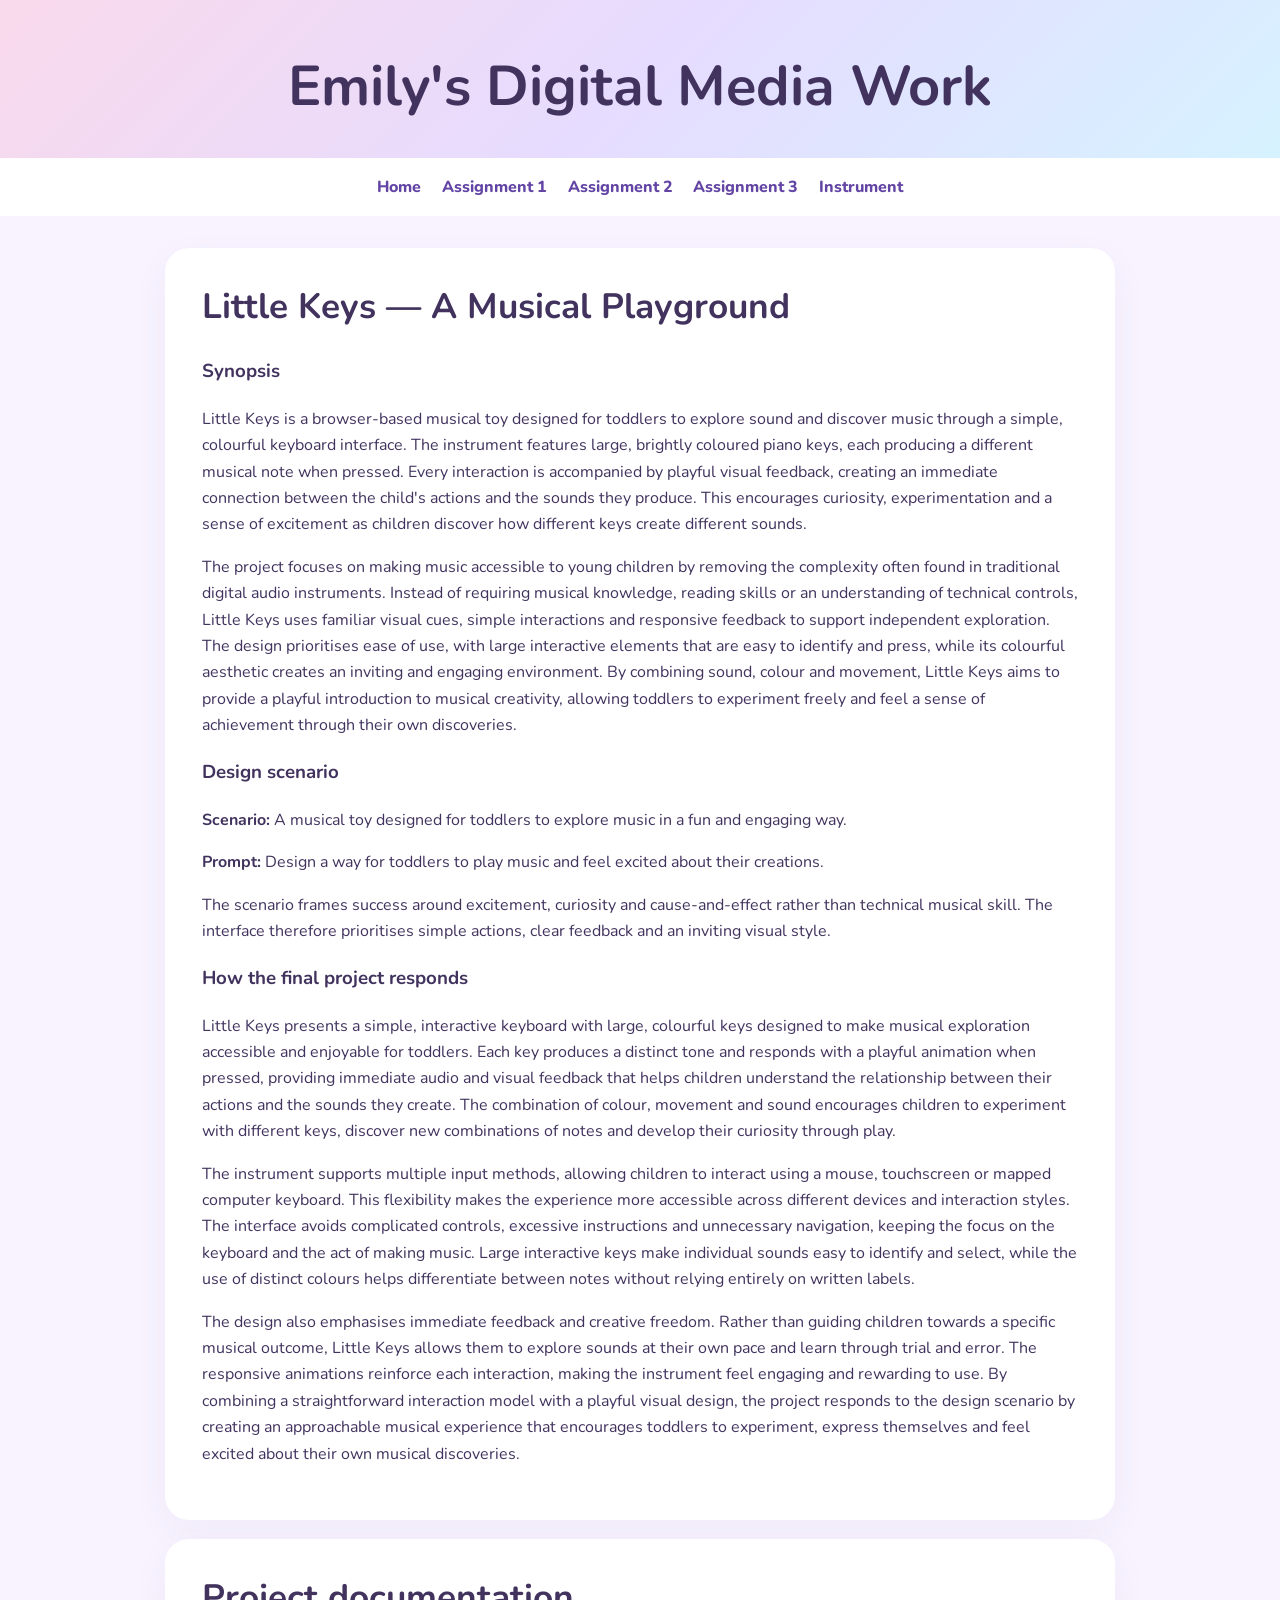
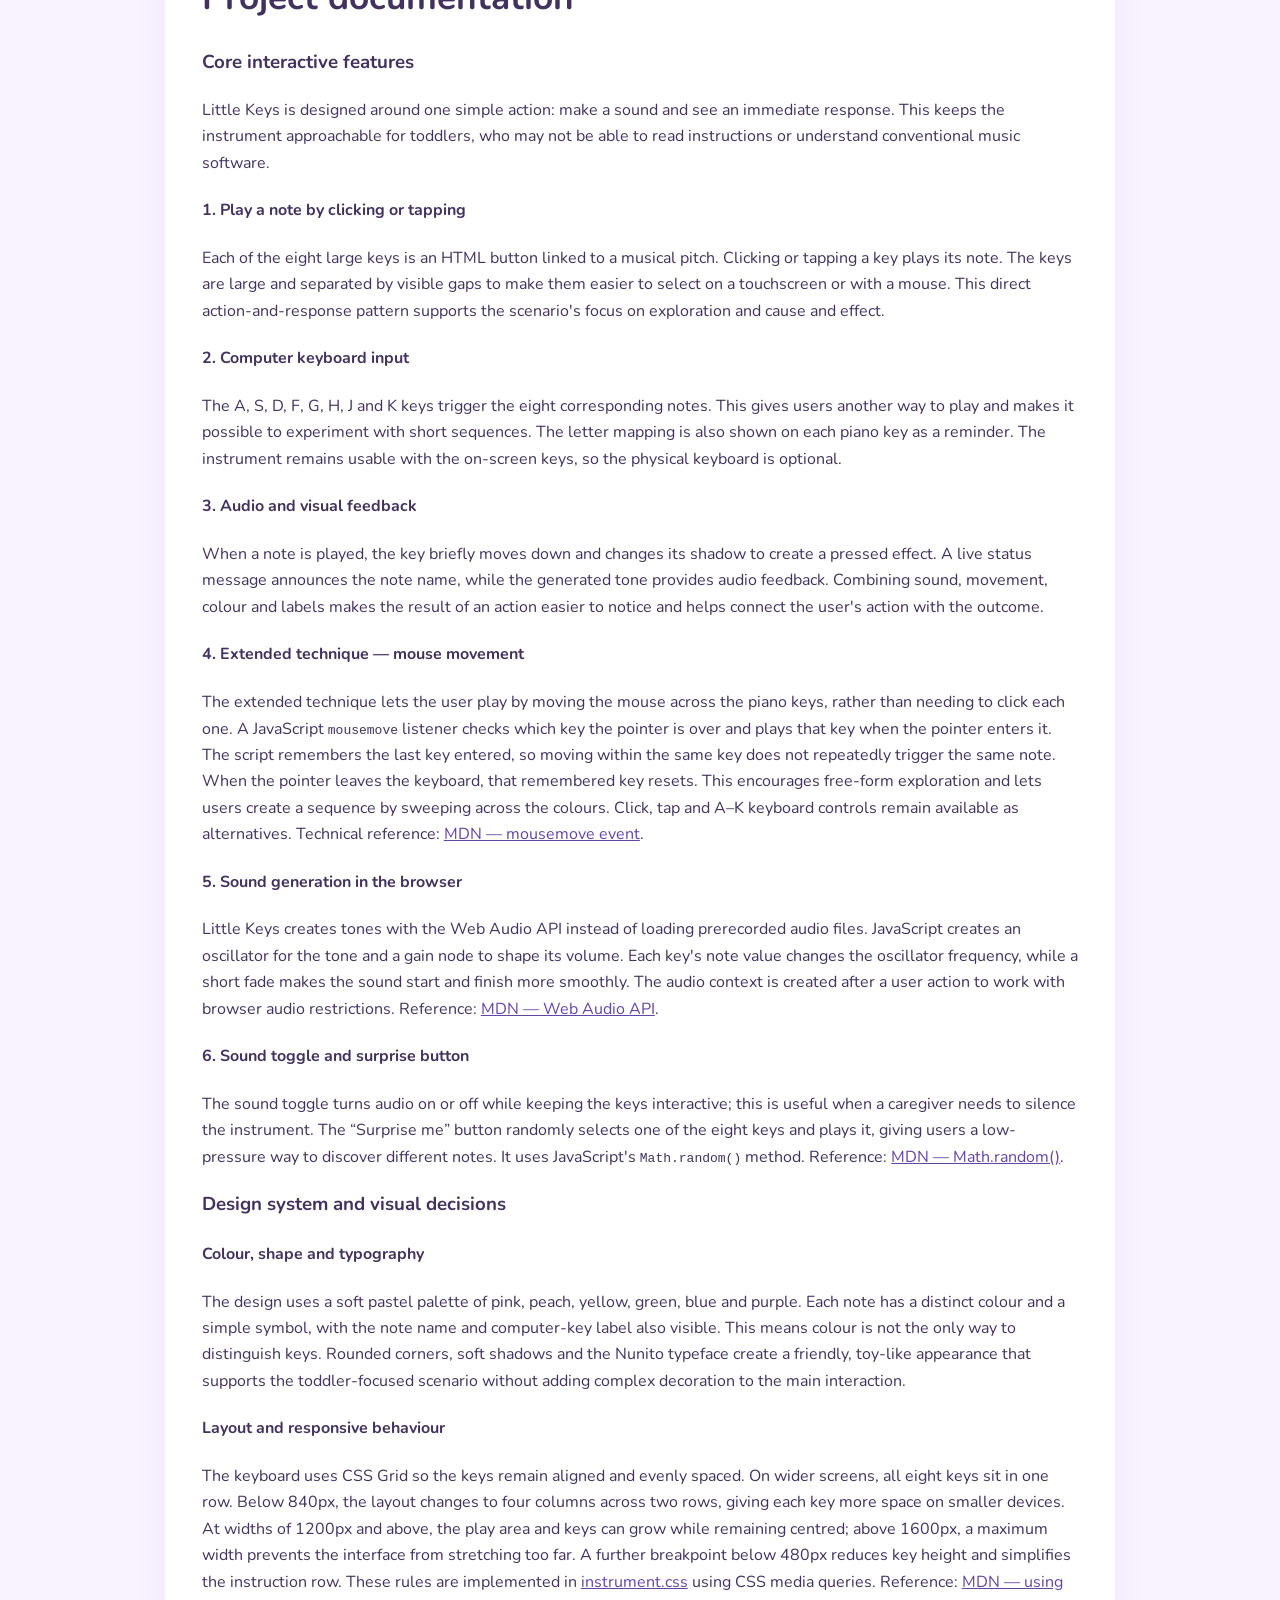
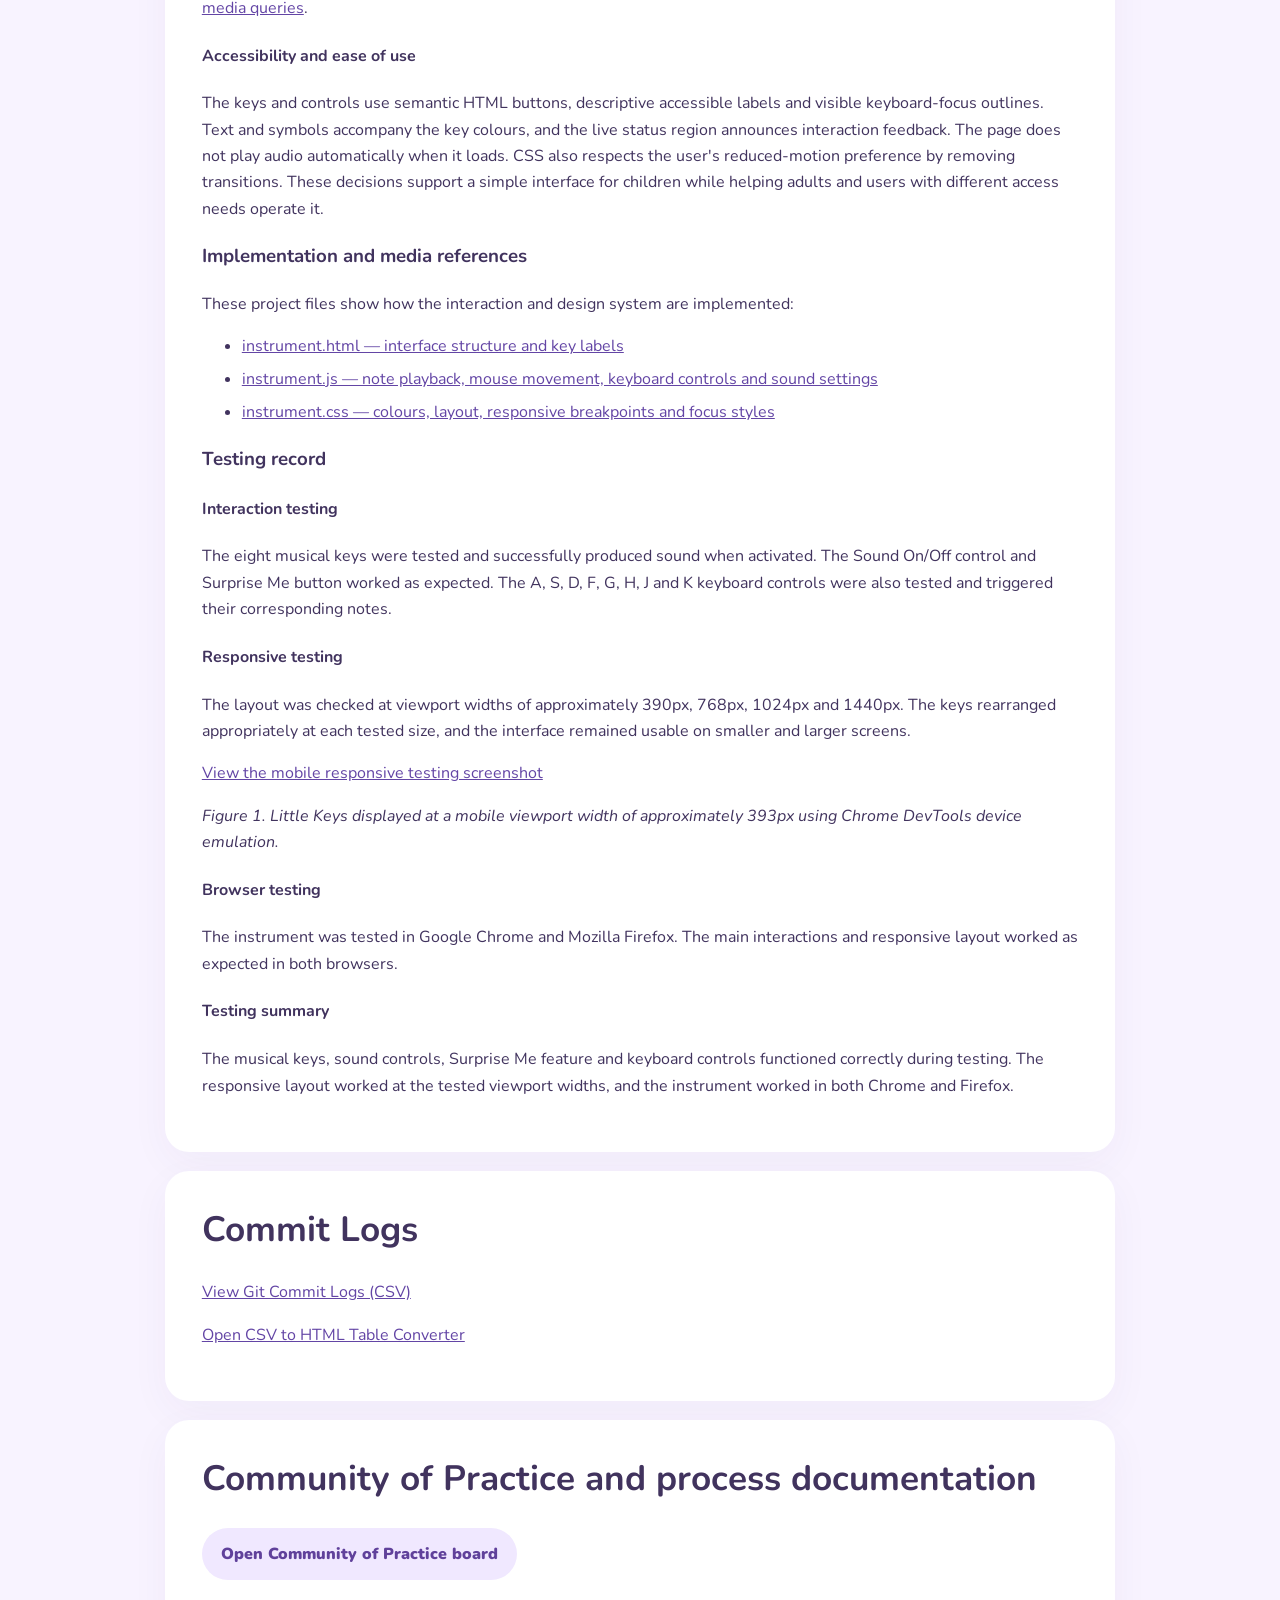
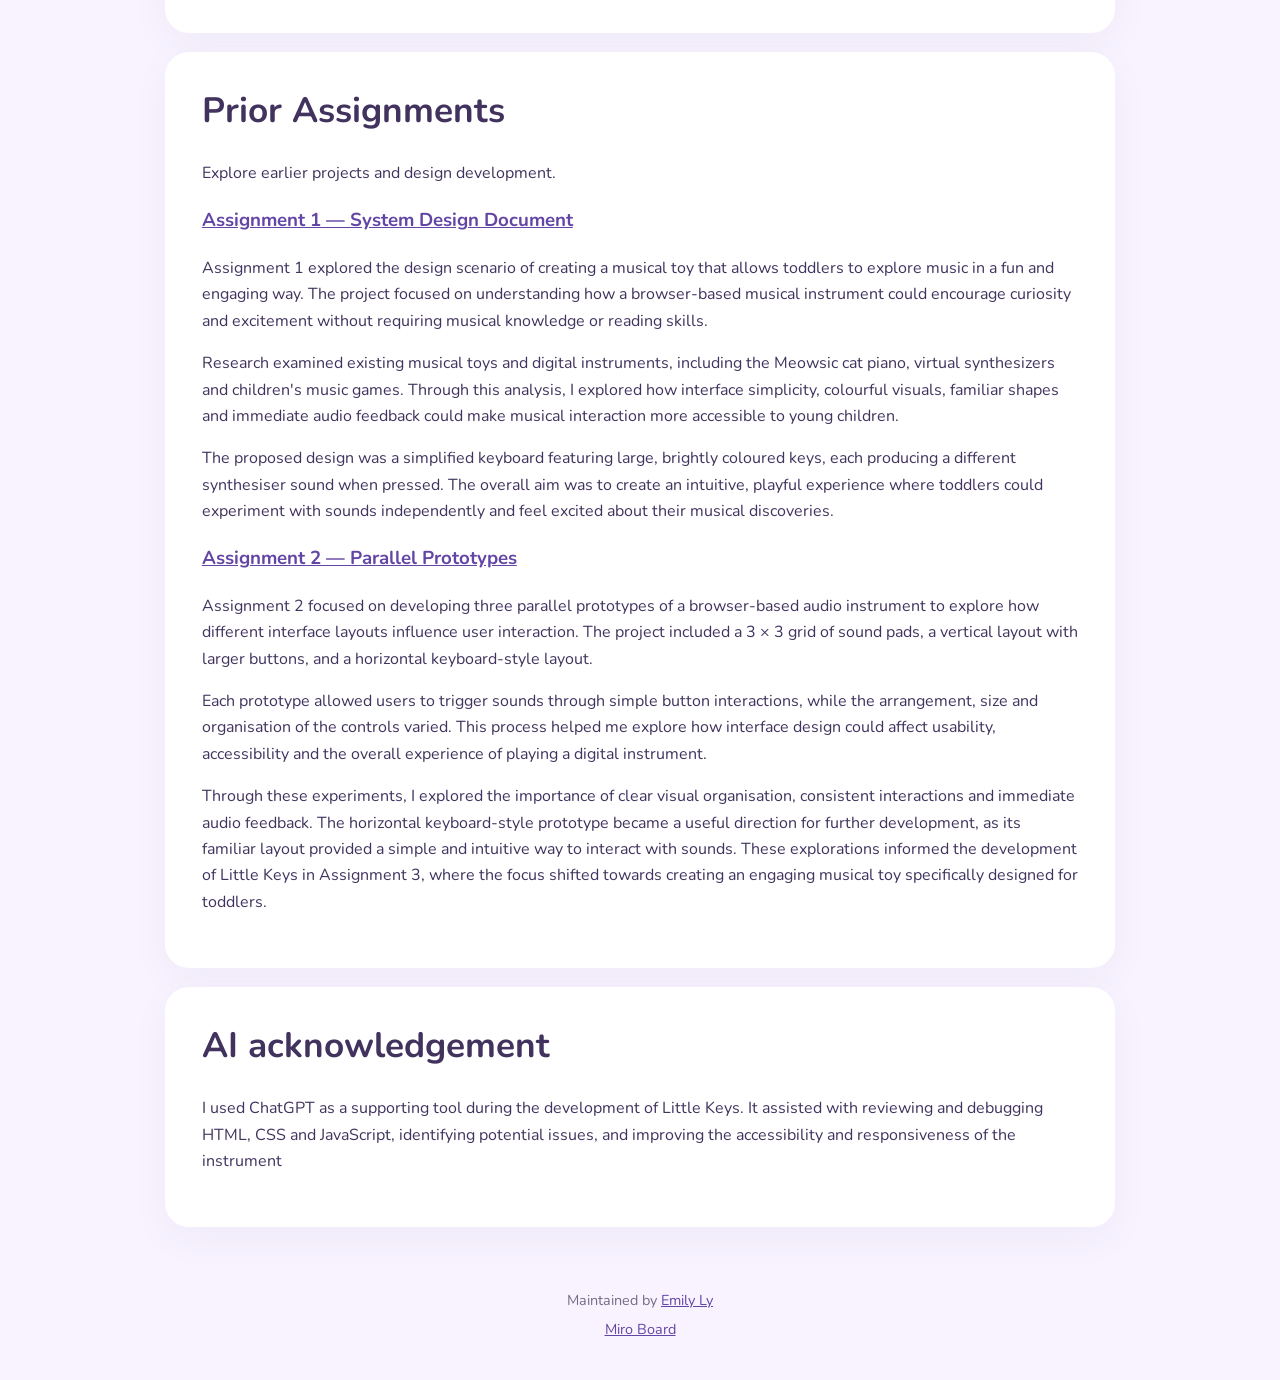
<file: index.html>
<!doctype html>
<html lang="en">
<head>
    <meta charset="utf-8">
    <meta name="viewport" content="width=device-width, initial-scale=1">
    <meta name="description" content="Emily Ly's Digital Media Specialisation work index and Assignment 3 documentation for Little Keys.">
    <title>Emily's Digital Media Work — Little Keys</title>
    <link rel="stylesheet" href="reset.css">
    <link rel="stylesheet" href="style.css">
</head>

<body>
    <header class="site-header">
        <h1>Emily's Digital Media Work</h1>
    </header>

    <nav class="site-nav" aria-label="Main navigation">
        <a href="#home">Home</a>
        <a href="assignment1.html">Assignment 1</a>
        <a href="assignment2.html">Assignment 2</a>
        <a href="assignment3.html">Assignment 3</a>
        <a href="instrument.html">Instrument</a>
    </nav>

    <main id="home">
        <section class="panel">
            <h2>Little Keys — A Musical Playground</h2>

            <h3>Synopsis</h3>
            <p>Little Keys is a browser-based musical toy designed for toddlers to explore sound and discover music through a simple, colourful keyboard interface. The instrument features large, brightly coloured piano keys, each producing a different musical note when pressed. Every interaction is accompanied by playful visual feedback, creating an immediate connection between the child's actions and the sounds they produce. This encourages curiosity, experimentation and a sense of excitement as children discover how different keys create different sounds.</p>

            <p>The project focuses on making music accessible to young children by removing the complexity often found in traditional digital audio instruments. Instead of requiring musical knowledge, reading skills or an understanding of technical controls, Little Keys uses familiar visual cues, simple interactions and responsive feedback to support independent exploration. The design prioritises ease of use, with large interactive elements that are easy to identify and press, while its colourful aesthetic creates an inviting and engaging environment. By combining sound, colour and movement, Little Keys aims to provide a playful introduction to musical creativity, allowing toddlers to experiment freely and feel a sense of achievement through their own discoveries.</p>

            <h3>Design scenario</h3>
            <p><strong>Scenario:</strong> A musical toy designed for toddlers to explore music in a fun and engaging way.</p>
            <p><strong>Prompt:</strong> Design a way for toddlers to play music and feel excited about their creations.</p>
            <p>The scenario frames success around excitement, curiosity and cause-and-effect rather than technical musical skill. The interface therefore prioritises simple actions, clear feedback and an inviting visual style.</p>

            <h3>How the final project responds</h3>
            <p>Little Keys presents a simple, interactive keyboard with large, colourful keys designed to make musical exploration accessible and enjoyable for toddlers. Each key produces a distinct tone and responds with a playful animation when pressed, providing immediate audio and visual feedback that helps children understand the relationship between their actions and the sounds they create. The combination of colour, movement and sound encourages children to experiment with different keys, discover new combinations of notes and develop their curiosity through play.</p>

            <p>The instrument supports multiple input methods, allowing children to interact using a mouse, touchscreen or mapped computer keyboard. This flexibility makes the experience more accessible across different devices and interaction styles. The interface avoids complicated controls, excessive instructions and unnecessary navigation, keeping the focus on the keyboard and the act of making music. Large interactive keys make individual sounds easy to identify and select, while the use of distinct colours helps differentiate between notes without relying entirely on written labels.</p>

            <p>The design also emphasises immediate feedback and creative freedom. Rather than guiding children towards a specific musical outcome, Little Keys allows them to explore sounds at their own pace and learn through trial and error. The responsive animations reinforce each interaction, making the instrument feel engaging and rewarding to use. By combining a straightforward interaction model with a playful visual design, the project responds to the design scenario by creating an approachable musical experience that encourages toddlers to experiment, express themselves and feel excited about their own musical discoveries.</p>
        </section>

        <section class="panel" id="assignment3">
            <h2>Project documentation</h2>

            <h3>Core interactive features</h3>
            <p>Little Keys is designed around one simple action: make a sound and see an immediate response. This keeps the instrument approachable for toddlers, who may not be able to read instructions or understand conventional music software.</p>

            <h4>1. Play a note by clicking or tapping</h4>
            <p>Each of the eight large keys is an HTML button linked to a musical pitch. Clicking or tapping a key plays its note. The keys are large and separated by visible gaps to make them easier to select on a touchscreen or with a mouse. This direct action-and-response pattern supports the scenario's focus on exploration and cause and effect.</p>

            <h4>2. Computer keyboard input</h4>
            <p>The A, S, D, F, G, H, J and K keys trigger the eight corresponding notes. This gives users another way to play and makes it possible to experiment with short sequences. The letter mapping is also shown on each piano key as a reminder. The instrument remains usable with the on-screen keys, so the physical keyboard is optional.</p>

            <h4>3. Audio and visual feedback</h4>
            <p>When a note is played, the key briefly moves down and changes its shadow to create a pressed effect. A live status message announces the note name, while the generated tone provides audio feedback. Combining sound, movement, colour and labels makes the result of an action easier to notice and helps connect the user's action with the outcome.</p>

            <h4>4. Extended technique — mouse movement</h4>
            <p>The extended technique lets the user play by moving the mouse across the piano keys, rather than needing to click each one. A JavaScript <code>mousemove</code> listener checks which key the pointer is over and plays that key when the pointer enters it. The script remembers the last key entered, so moving within the same key does not repeatedly trigger the same note. When the pointer leaves the keyboard, that remembered key resets. This encourages free-form exploration and lets users create a sequence by sweeping across the colours. Click, tap and A–K keyboard controls remain available as alternatives. Technical reference: <a href="https://developer.mozilla.org/en-US/docs/Web/API/Element/mousemove_event" target="_blank" rel="noreferrer">MDN — mousemove event</a>.</p>

            <h4>5. Sound generation in the browser</h4>
            <p>Little Keys creates tones with the Web Audio API instead of loading prerecorded audio files. JavaScript creates an oscillator for the tone and a gain node to shape its volume. Each key's note value changes the oscillator frequency, while a short fade makes the sound start and finish more smoothly. The audio context is created after a user action to work with browser audio restrictions. Reference: <a href="https://developer.mozilla.org/en-US/docs/Web/API/Web_Audio_API" target="_blank" rel="noreferrer">MDN — Web Audio API</a>.</p>

            <h4>6. Sound toggle and surprise button</h4>
            <p>The sound toggle turns audio on or off while keeping the keys interactive; this is useful when a caregiver needs to silence the instrument. The “Surprise me” button randomly selects one of the eight keys and plays it, giving users a low-pressure way to discover different notes. It uses JavaScript's <code>Math.random()</code> method. Reference: <a href="https://developer.mozilla.org/en-US/docs/Web/JavaScript/Reference/Global_Objects/Math/random" target="_blank" rel="noreferrer">MDN — Math.random()</a>.</p>

            <h3>Design system and visual decisions</h3>

            <h4>Colour, shape and typography</h4>
            <p>The design uses a soft pastel palette of pink, peach, yellow, green, blue and purple. Each note has a distinct colour and a simple symbol, with the note name and computer-key label also visible. This means colour is not the only way to distinguish keys. Rounded corners, soft shadows and the Nunito typeface create a friendly, toy-like appearance that supports the toddler-focused scenario without adding complex decoration to the main interaction.</p>

            <h4>Layout and responsive behaviour</h4>
            <p>The keyboard uses CSS Grid so the keys remain aligned and evenly spaced. On wider screens, all eight keys sit in one row. Below 840px, the layout changes to four columns across two rows, giving each key more space on smaller devices. At widths of 1200px and above, the play area and keys can grow while remaining centred; above 1600px, a maximum width prevents the interface from stretching too far. A further breakpoint below 480px reduces key height and simplifies the instruction row. These rules are implemented in <a href="instrument.css">instrument.css</a> using CSS media queries. Reference: <a href="https://developer.mozilla.org/en-US/docs/Web/CSS/CSS_media_queries/Using_media_queries" target="_blank" rel="noreferrer">MDN — using media queries</a>.</p>

            <h4>Accessibility and ease of use</h4>
            <p>The keys and controls use semantic HTML buttons, descriptive accessible labels and visible keyboard-focus outlines. Text and symbols accompany the key colours, and the live status region announces interaction feedback. The page does not play audio automatically when it loads. CSS also respects the user's reduced-motion preference by removing transitions. These decisions support a simple interface for children while helping adults and users with different access needs operate it.</p>

            <h3>Implementation and media references</h3>
            <p>These project files show how the interaction and design system are implemented:</p>
            <ul class="work-links">
                <li><a href="instrument.html">instrument.html — interface structure and key labels</a></li>
                <li><a href="instrument.js">instrument.js — note playback, mouse movement, keyboard controls and sound settings</a></li>
                <li><a href="instrument.css">instrument.css — colours, layout, responsive breakpoints and focus styles</a></li>
            </ul>

            <h3>Testing record</h3>

            <h4>Interaction testing</h4>
            <p>The eight musical keys were tested and successfully produced sound when activated. The Sound On/Off control and Surprise Me button worked as expected. The A, S, D, F, G, H, J and K keyboard controls were also tested and triggered their corresponding notes.</p>

            <h4>Responsive testing</h4>
            <p>The layout was checked at viewport widths of approximately 390px, 768px, 1024px and 1440px. The keys rearranged appropriately at each tested size, and the interface remained usable on smaller and larger screens.</p>
            <p><a href="https://emilylyy1.github.io/assignment-1/responsive-test-mobile.png" target="_blank" rel="noreferrer">View the mobile responsive testing screenshot</a></p>
            <p><em>Figure 1. Little Keys displayed at a mobile viewport width of approximately 393px using Chrome DevTools device emulation.</em></p>

            <h4>Browser testing</h4>
            <p>The instrument was tested in Google Chrome and Mozilla Firefox. The main interactions and responsive layout worked as expected in both browsers.</p>

            <h4>Testing summary</h4>
            <p>The musical keys, sound controls, Surprise Me feature and keyboard controls functioned correctly during testing. The responsive layout worked at the tested viewport widths, and the instrument worked in both Chrome and Firefox.</p>
        </section>

        <section class="panel" id="commits">
            <h2>Commit Logs</h2>
            <p>
                <a href="commit_history.csv" target="_blank" rel="noreferrer">
                    View Git Commit Logs (CSV)
                </a>
            </p>

            <p>
                <a href="https://rmit-idad-2650-thur.github.io/csv-to-html-table/"
                   target="_blank" rel="noreferrer">
                    Open CSV to HTML Table Converter
                </a>
            </p>
        </section>

        <section class="panel" id="community">
            <h2>Community of Practice and process documentation</h2>
            <p>
                <a class="button button-secondary"
                   href="https://au.miro.com/app/board/u3jVOf5GMUk=/?share_link_id=361739306396"
                   target="_blank" rel="noreferrer">
                    Open Community of Practice board
                </a>
            </p>
        </section>

        <section class="panel" id="previous-work">
            <h2>Prior Assignments</h2>
            <p>Explore earlier projects and design development.</p>

            <h3><a href="assignment1.html">Assignment 1 — System Design Document</a></h3>
            <p>Assignment 1 explored the design scenario of creating a musical toy that allows toddlers to explore music in a fun and engaging way. The project focused on understanding how a browser-based musical instrument could encourage curiosity and excitement without requiring musical knowledge or reading skills.</p>

            <p>Research examined existing musical toys and digital instruments, including the Meowsic cat piano, virtual synthesizers and children's music games. Through this analysis, I explored how interface simplicity, colourful visuals, familiar shapes and immediate audio feedback could make musical interaction more accessible to young children.</p>

            <p>The proposed design was a simplified keyboard featuring large, brightly coloured keys, each producing a different synthesiser sound when pressed. The overall aim was to create an intuitive, playful experience where toddlers could experiment with sounds independently and feel excited about their musical discoveries.</p>

            <h3><a href="assignment2.html">Assignment 2 — Parallel Prototypes</a></h3>
            <p>Assignment 2 focused on developing three parallel prototypes of a browser-based audio instrument to explore how different interface layouts influence user interaction. The project included a 3 × 3 grid of sound pads, a vertical layout with larger buttons, and a horizontal keyboard-style layout.</p>

            <p>Each prototype allowed users to trigger sounds through simple button interactions, while the arrangement, size and organisation of the controls varied. This process helped me explore how interface design could affect usability, accessibility and the overall experience of playing a digital instrument.</p>

            <p>Through these experiments, I explored the importance of clear visual organisation, consistent interactions and immediate audio feedback. The horizontal keyboard-style prototype became a useful direction for further development, as its familiar layout provided a simple and intuitive way to interact with sounds. These explorations informed the development of Little Keys in Assignment 3, where the focus shifted towards creating an engaging musical toy specifically designed for toddlers.</p>
        </section>

    <section class="panel" id="ai-acknowledgement">
    <h2>AI acknowledgement</h2>
    <p>I used ChatGPT as a supporting tool during the development of Little Keys. It assisted with reviewing and debugging HTML, CSS and JavaScript, identifying potential issues, and improving the accessibility and responsiveness of the instrument</p>

    </main>
    <footer>
        <p>Maintained by <a href="https://github.com/emilylyy1" target="_blank" rel="noreferrer">Emily Ly</a>
        </p>
        <p><a href="https://au.miro.com/app/board/u3jVOf5GMUk=/?share_link_id=361739306396"
           target="_blank"
           rel="noopener noreferrer">
            Miro Board
        </a>
    </p>
    </footer>
</body>
</html>
</file>
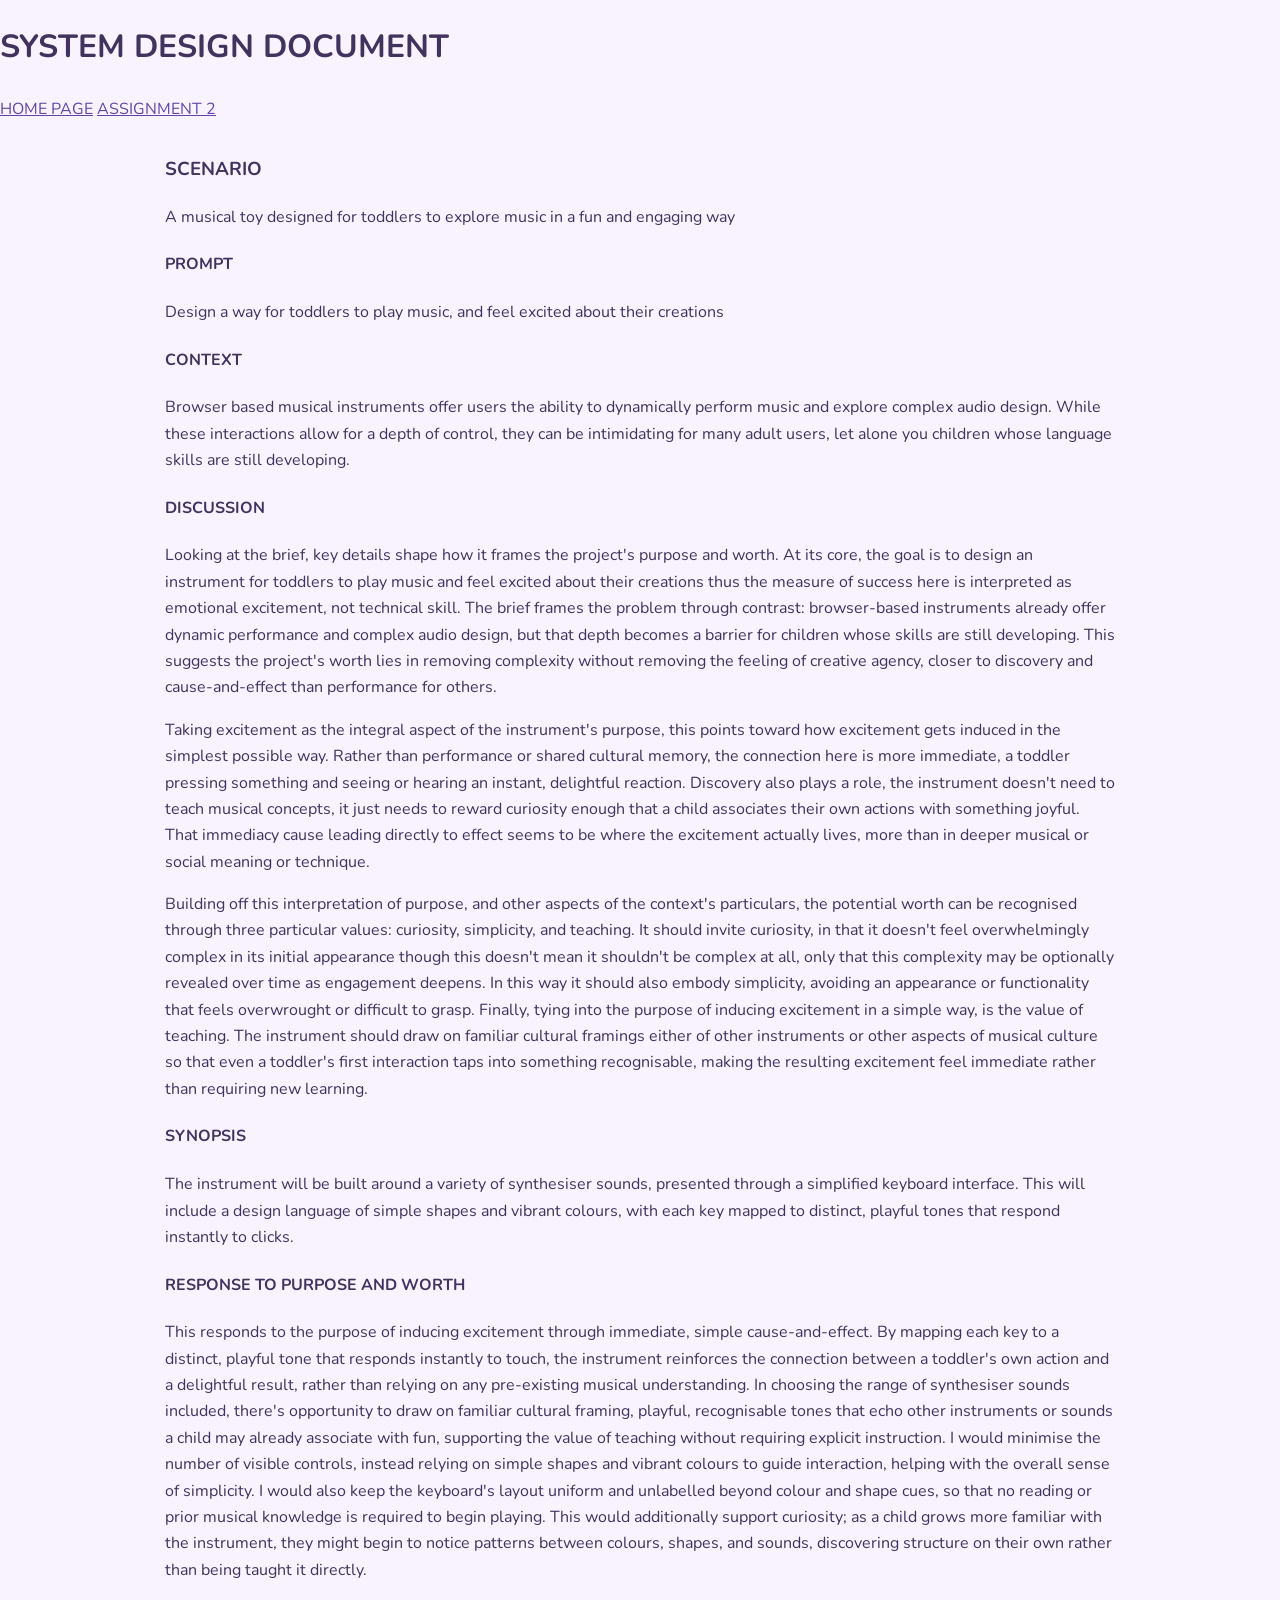
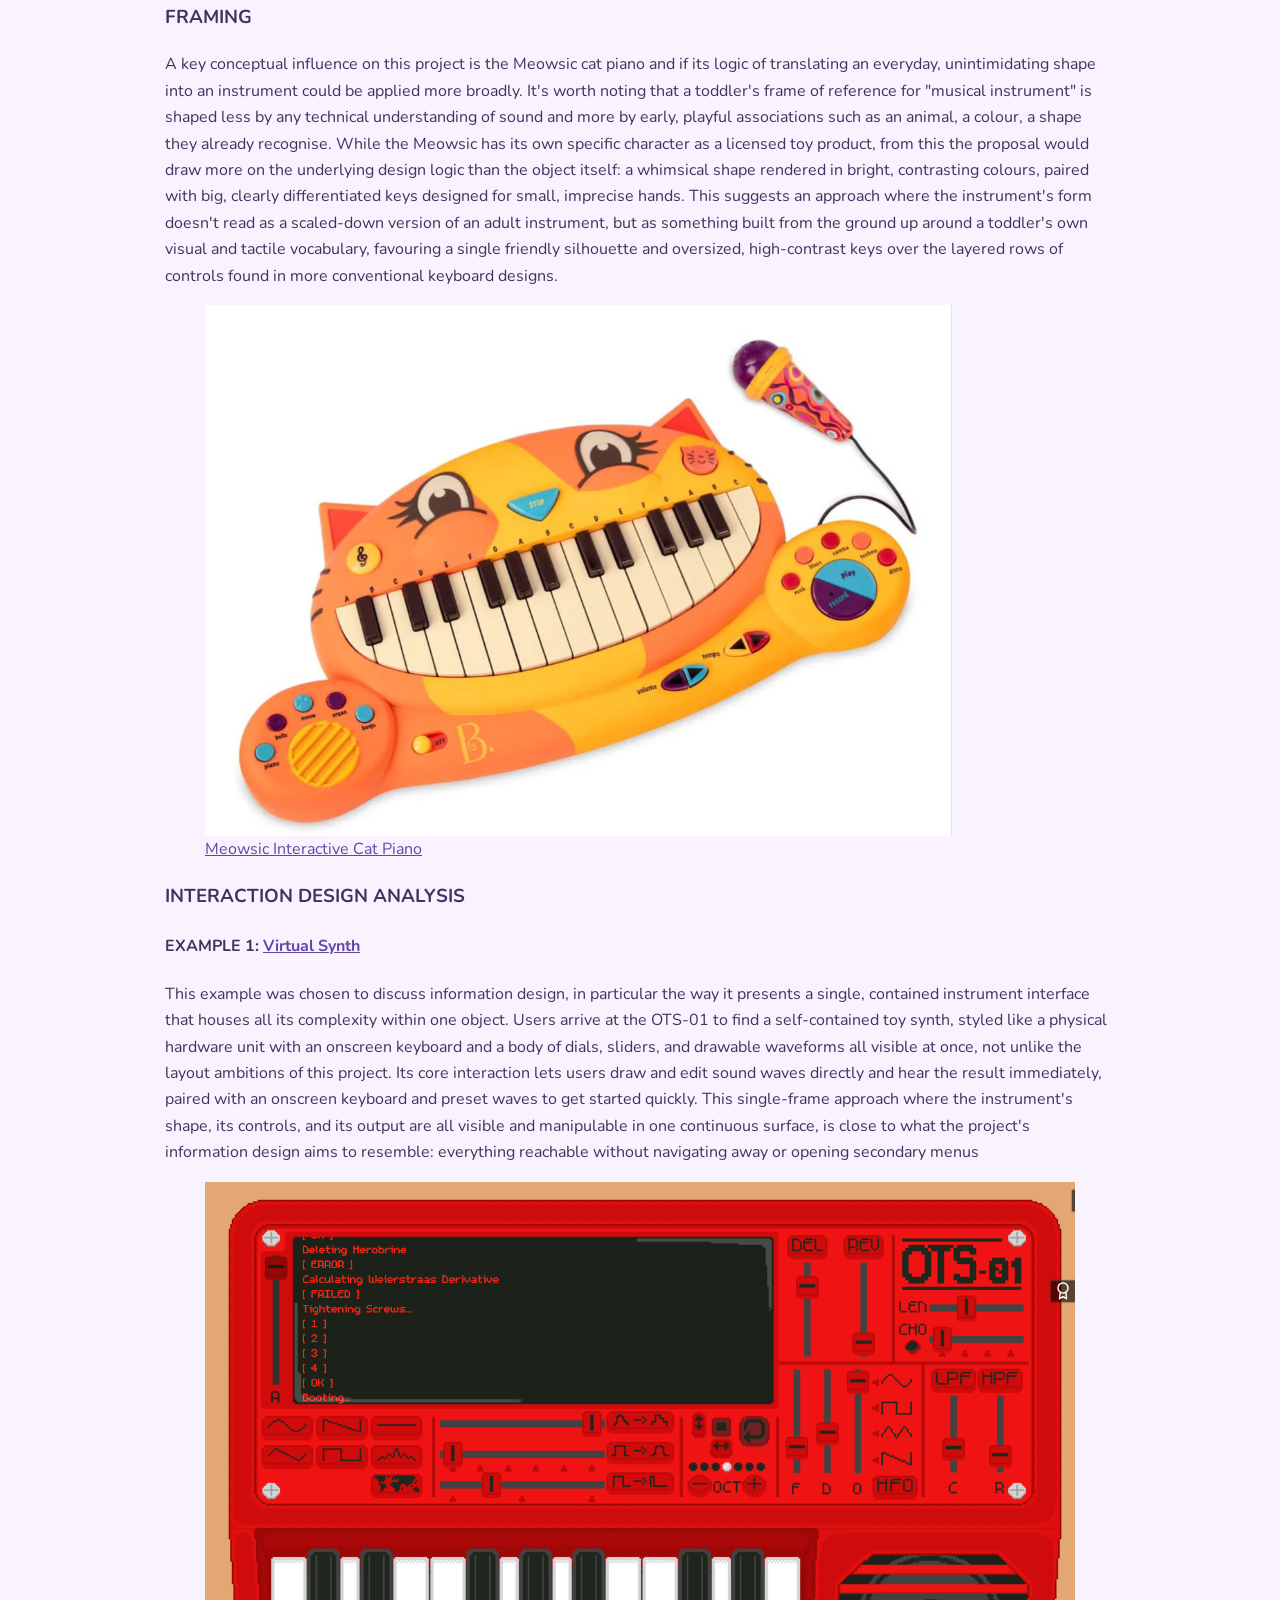
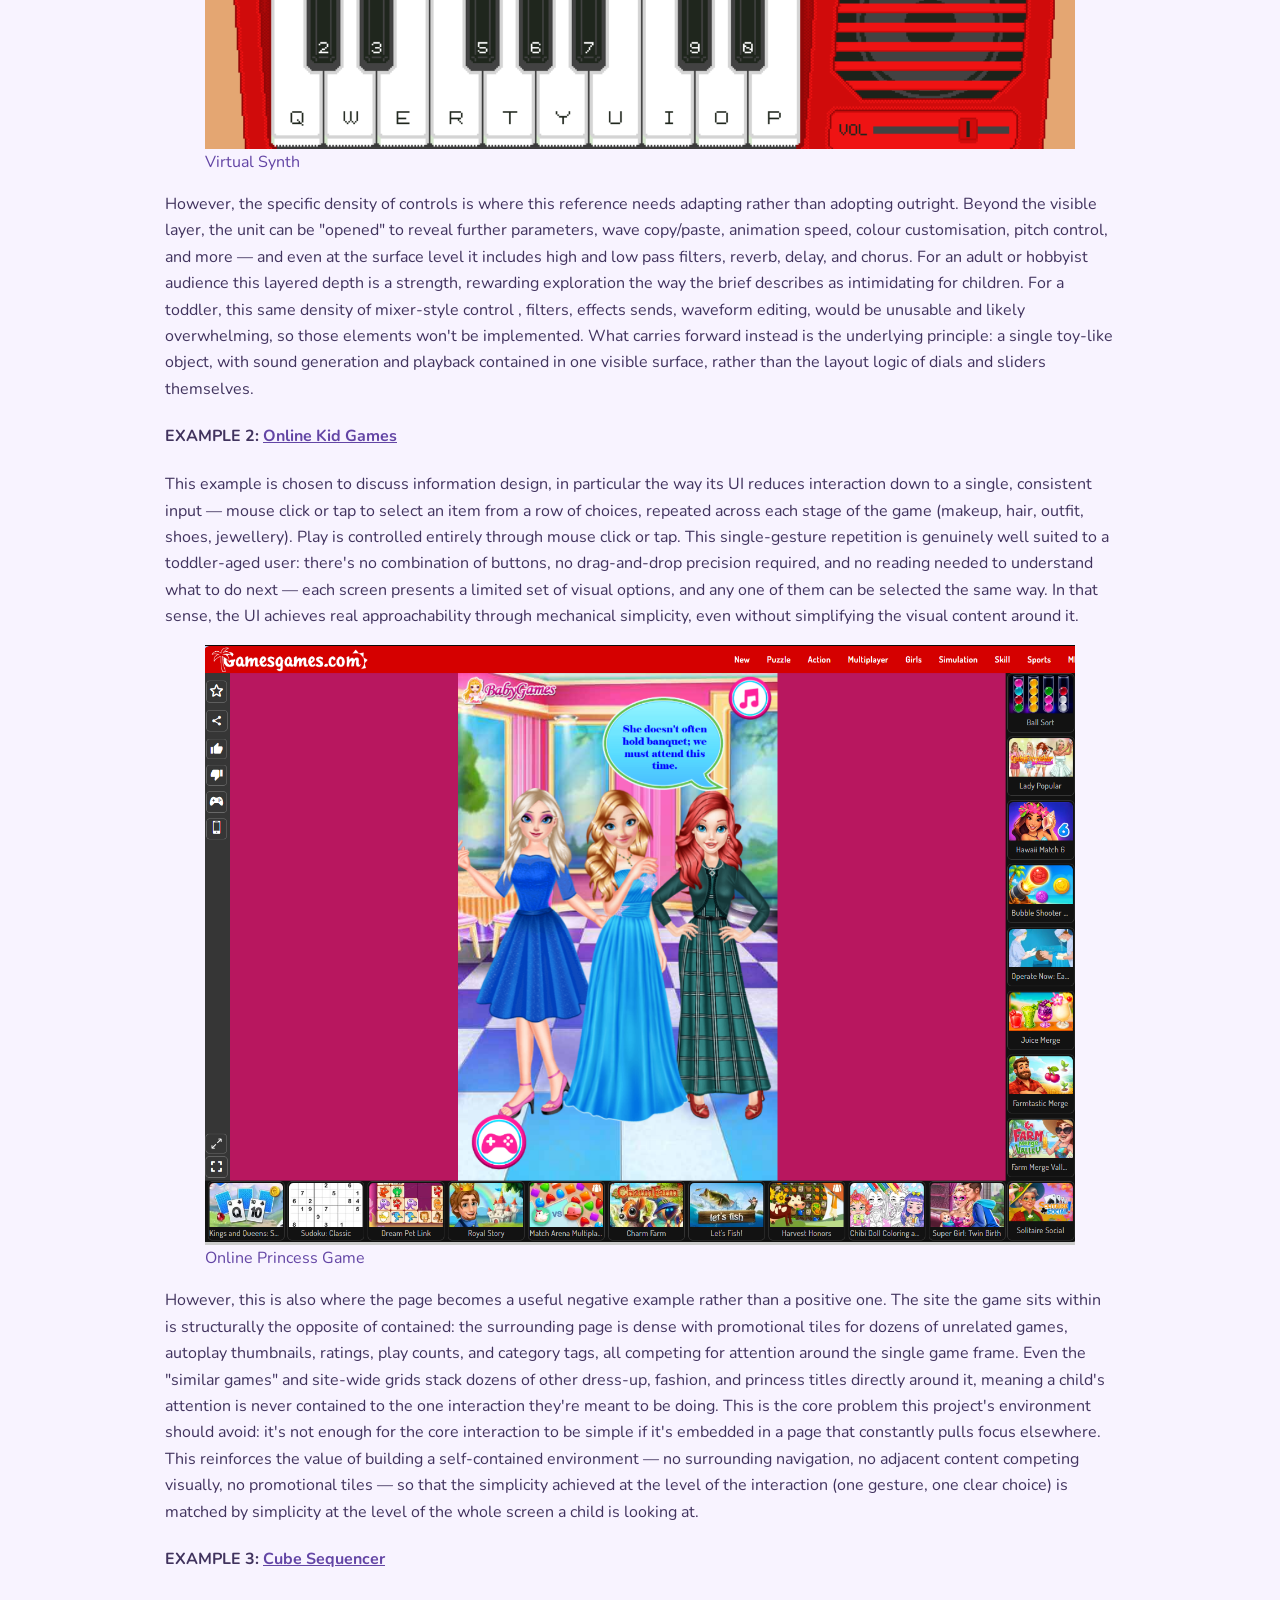
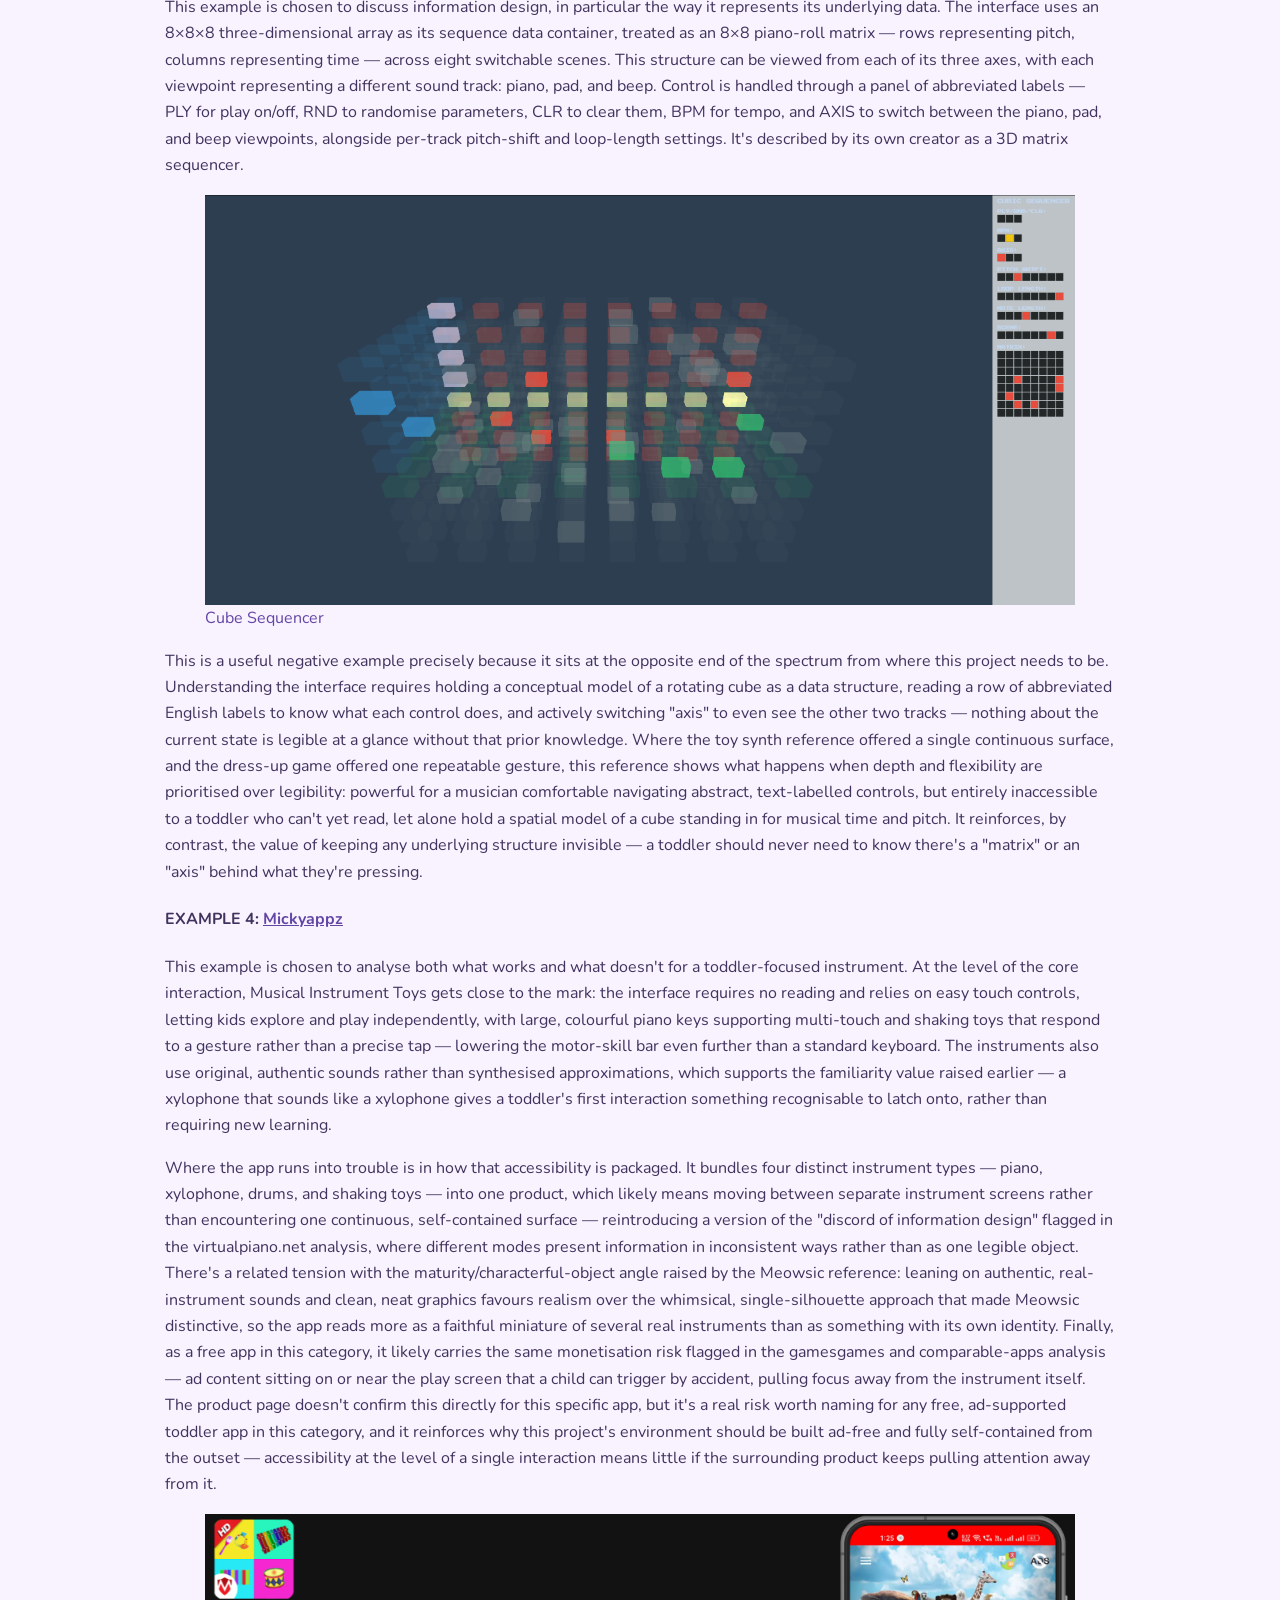
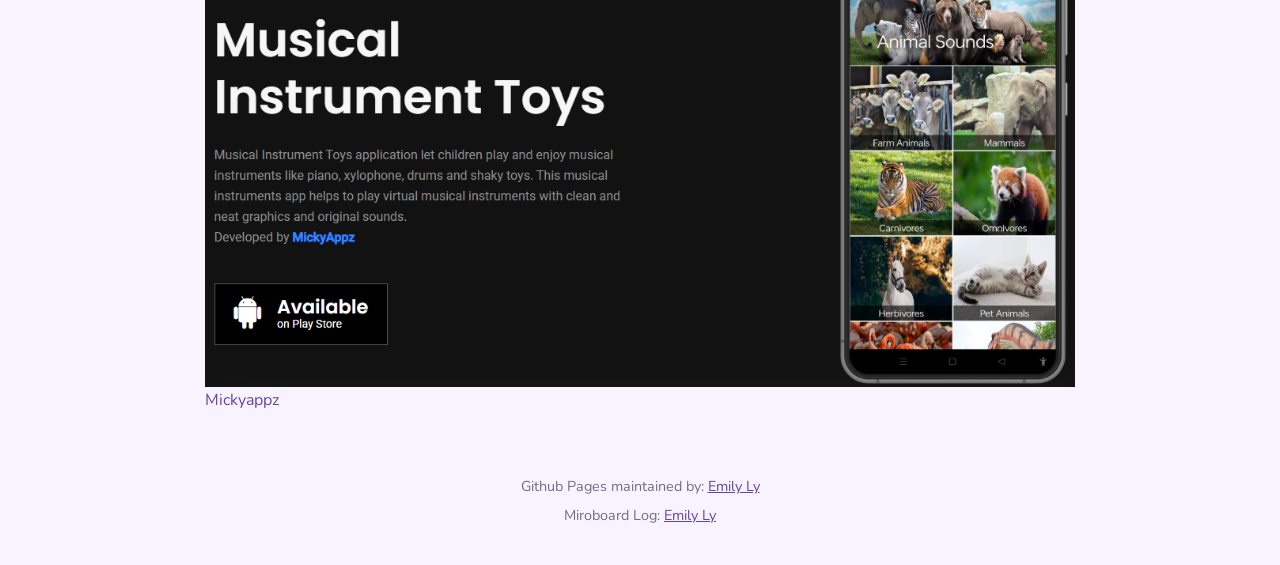
<file: assignment1.html>
<!doctype html>
<html lang="en">
<head>
    <meta charset="UTF-8">
    <meta name="viewport"
          content="width=device-width, user-scalable=no, initial-scale=1.0, maximum-scale=1.0, minimum-scale=1.0">
    <meta http-equiv="X-UA-Compatible" content="ie=edge">

    <title>Assignment 1</title>

    <link rel="icon" type="image/png" href="./assets/icons/favicon2.png">

    <link rel="stylesheet" href="reset.css">
    <link rel="stylesheet" href="style.css">
</head>

<body>
    <!--HEADING FOR WEBSITE-->
    <header>
        <h1>SYSTEM DESIGN DOCUMENT</h1>
    </header>

<!--NAVIGATION BAR-->
<div class="mainNavContainer">
    <nav>
        <a href="./index.html">HOME PAGE</a>
        <a href="">ASSIGNMENT 2</a>
    </nav>

    <!--MAIN CONTENT-->
    <main>

        <section id="scenario-section">

            <h3 class = "firstSectionHeading">SCENARIO</h3> 
            <p>A musical toy designed for toddlers to explore music in a fun and engaging way</p>


            <h4>PROMPT</h4>
            <p>Design a way for toddlers to play music, and feel excited about their creations</p>

            <h4>CONTEXT</h4>
            <p>
                Browser based musical instruments offer users the ability to dynamically perform music and explore complex audio design. 
                While these interactions allow for a depth of control, they can be intimidating for many adult users, let alone you children whose language skills are still developing.
            </p>

            <h4>DISCUSSION</h4>
            <p>
                Looking at the brief,  key details shape how it frames the project's purpose and worth. At its core, the goal is to design an instrument for toddlers to play music 
                and feel excited about their creations thus the measure of success here is interpreted as emotional excitement, not technical skill. The brief frames the problem through 
                contrast: browser-based instruments already offer dynamic performance and complex audio design, but that depth becomes a barrier for children whose skills are still developing. 
                This suggests the project's worth lies in removing complexity without removing the feeling of creative agency, closer to discovery and cause-and-effect than performance for others.
            </p>

            <p>
                Taking excitement as the integral aspect of the instrument's purpose, this points toward how excitement gets induced in the simplest possible way. Rather than performance or 
                shared cultural memory, the connection here is more immediate, a toddler pressing something and seeing or hearing an instant, delightful reaction. Discovery also plays a role, 
                the instrument doesn't need to teach musical concepts, it just needs to reward curiosity enough that a child associates their own actions with something joyful. That immediacy 
                cause leading directly to effect seems to be where the excitement actually lives, more than in deeper musical or social meaning or technique.
            </p>

            <p>
                Building off this interpretation of purpose, and other aspects of the context's particulars, the potential worth can be recognised through three particular values: curiosity, 
                simplicity, and teaching. It should invite curiosity, in that it doesn't feel overwhelmingly complex in its initial appearance though this doesn't mean it shouldn't be complex 
                at all, only that this complexity may be optionally revealed over time as engagement deepens. In this way it should also embody simplicity, avoiding an appearance or functionality 
                that feels overwrought or difficult to grasp. Finally, tying into the purpose of inducing excitement in a simple way, is the value of teaching. The instrument should draw on 
                familiar cultural framings either of other instruments or other aspects of musical culture so that even a toddler's first interaction taps into something recognisable, making 
                the resulting excitement feel immediate rather than requiring new learning.
            </p>


            <h4>SYNOPSIS</h4>
            <p>
                The instrument will be built around a variety of synthesiser sounds, presented through a simplified keyboard interface. This will include a design language of simple shapes 
                and vibrant colours, with each key mapped to distinct, playful tones that respond instantly to clicks.
            </p>

            <h4>RESPONSE TO PURPOSE AND WORTH</h4>

            <p>
                This responds to the purpose of inducing excitement through immediate, simple cause-and-effect. By mapping each key to a distinct, playful tone that responds instantly to 
                touch, the instrument reinforces the connection between a toddler's own action and a delightful result, rather than relying on any pre-existing musical understanding. In choosing 
                the range of synthesiser sounds included, there's opportunity to draw on familiar cultural framing, playful, recognisable tones that echo other instruments or sounds a child 
                may already associate with fun, supporting the value of teaching without requiring explicit instruction. I would minimise the number of visible controls, instead relying on 
                simple shapes and vibrant colours to guide interaction, helping with the overall sense of simplicity. I would also keep the keyboard's layout uniform and unlabelled beyond 
                colour and shape cues, so that no reading or prior musical knowledge is required to begin playing. This would additionally support curiosity; as a child grows more familiar 
                with the instrument, they might begin to notice patterns between colours, shapes, and sounds, discovering structure on their own rather than being taught it directly.
            </p>

        </section>

        <section id="framing-section">
            <h3 class = "firstSectionHeading"> FRAMING</h3>
            <p>
                A key conceptual influence on this project is the Meowsic cat piano and if its logic of translating an everyday, unintimidating shape into an instrument could be applied 
                more broadly. It's worth noting that a toddler's frame of reference for "musical instrument" is shaped less by any technical understanding of sound and more by early, 
                playful associations such as an animal, a colour, a shape they already recognise. While the Meowsic has its own specific character as a licensed toy product, from this the 
                proposal would draw more on the underlying design logic than the object itself: a whimsical shape rendered in bright, contrasting colours, paired with big, clearly differentiated 
                keys designed for small, imprecise hands. This suggests an approach where the instrument's form doesn't read as a scaled-down version of an adult instrument, but as something 
                built from the ground up around a toddler's own visual and tactile vocabulary, favouring a single friendly silhouette and oversized, high-contrast keys over the layered rows 
                of controls found in more conventional keyboard designs.
            </p>
            <figure>
                <img src="./assets/images/meowwsic.png" alt="Meowsic">
                <figcaption>
                    <a href="https://btoys.com.au/products/meowsic-bx1025z?srsltid=AfmBOortl1FElOvwbuFwqGjgOmaEwuSm5zRIcyIBvrsB2xq7pc2jsl23">
                        Meowsic Interactive Cat Piano
                    </a>
                </figcaption>
            </figure>
        </section>



        <section>
            <h3>INTERACTION DESIGN ANALYSIS</h3>

            <h4>
                EXAMPLE 1:
                <a href="https://bellicapelli.itch.io/ots-01" target="_blank">Virtual Synth</a>
            </h4>
            <p>
                This example was chosen to discuss information design, in particular the way it presents a single, contained instrument interface that houses all its complexity within 
                one object. Users arrive at the OTS-01 to find a self-contained toy synth, styled like a physical hardware unit with an onscreen keyboard and a body of dials, sliders, and 
                drawable waveforms all visible at once, not unlike the layout ambitions of this project. Its core interaction lets users draw and edit sound waves directly and hear the 
                result immediately, paired with an onscreen keyboard and preset waves to get started quickly. This single-frame approach where the instrument's shape, its controls, and 
                its output are all visible and manipulable in one continuous surface, is close to what the project's information design aims to resemble: everything reachable without 
                navigating away or opening secondary menus
            </p>

            <figure>
                <img src="./assets/images/exampleOne.png" alt="screen shot of the virtual Synth UI">
                <figcaption>
                    <a>Virtual Synth</a>
                </figcaption>
            </figure>

            <p>
                However, the specific density of controls is where this reference needs adapting rather than adopting outright. Beyond the visible layer, the unit can be "opened" to
                 reveal further parameters, wave copy/paste, animation speed, colour customisation,  pitch control, and more — and even at the surface level it includes high and low 
                 pass filters, reverb, delay, and chorus. For an adult or hobbyist audience this layered depth is a strength, rewarding exploration the way the brief describes as 
                 intimidating for children. For a toddler, this same density of mixer-style control , filters, effects sends, waveform editing, would be unusable and likely 
                 overwhelming, so those elements won't be implemented. What carries forward instead is the underlying principle: a single toy-like object, with sound 
                 generation and playback contained in one visible surface, rather than the layout logic of dials and sliders themselves.
            </p>
           

            <h4>EXAMPLE 2:
            <a href="https://www.gamesgames.com/game/princess-banquet-practical-joke" target="_blank">Online Kid Games</a>
            </h4>
            <p>
                This example is chosen to discuss information design, in particular the way its UI reduces interaction down to a single, consistent input — 
                mouse click or tap to select an item from a row of choices, repeated across each stage of the game (makeup, hair, outfit, shoes, jewellery). Play is controlled entirely through mouse click or tap. 
                This single-gesture repetition is genuinely well suited to a toddler-aged user: there's no combination of buttons, no drag-and-drop precision required, and no reading needed to understand what to do next — each screen presents
                 a limited set of visual options, and any one of them can be selected the same way. In that sense, the UI achieves real approachability through mechanical simplicity, even without simplifying the visual content around it.
             </p>

             <figure>
                <img src="./assets/images/exampleTwo.png" alt="screen shot of the Kids Game UI">
                <figcaption>
                    <a>Online Princess Game</a>
                </figcaption>
            </figure>

             <p>    
                However, this is also where the page becomes a useful negative example rather than a positive one. 
                The site the game sits within is structurally the opposite of contained: the surrounding page is dense with promotional tiles for dozens of unrelated games, autoplay thumbnails, ratings, play counts, and category tags, 
                all competing for attention around the single game frame. Even the "similar games" and site-wide grids stack dozens of other dress-up, fashion, and princess titles directly around it, 
                meaning a child's attention is never contained to the one interaction they're meant to be doing. This is the core problem this project's environment should avoid: 
                it's not enough for the core interaction to be simple if it's embedded in a page that constantly pulls focus elsewhere. 
                This reinforces the value of building a self-contained environment — no surrounding navigation, no adjacent content competing visually, no promotional tiles — so that the simplicity achieved at the level of the interaction 
                (one gesture, one clear choice) is matched by simplicity at the level of the whole screen a child is looking at.
             </p>



             <h4>EXAMPLE 3:
                <a href="https://mohayonao.github.io/cubic-sequencer/" target="_blank">Cube Sequencer</a>
            </h4>
            <p>This example is chosen to discuss information design, in particular the way it represents its underlying data. The interface uses an 8×8×8 
                three-dimensional array as its sequence data container, treated as an 8×8 piano-roll matrix — rows representing pitch, columns representing time — across eight switchable scenes. 
                This structure can be viewed from each of its three axes, with each viewpoint representing a different sound track: piano, pad, and beep. Control is handled through a panel of abbreviated labels — PLY for play on/off, 
                RND to randomise parameters, CLR to clear them, BPM for tempo, and AXIS to switch between the piano, pad, and beep viewpoints, alongside per-track pitch-shift 
                and loop-length settings. It's described by its own creator as a 3D matrix sequencer.
            </p>

            <figure>
                <img src="./assets/images/exampleThree.png" alt="screen shot of the Cube Sequencer UI">
                <figcaption>
                    <a>Cube Sequencer</a>
                </figcaption>
            </figure>

            <p>This is a useful negative example precisely because it sits at the opposite end of the spectrum from where this project needs to be. 
                Understanding the interface requires holding a conceptual model of a rotating cube as a data structure, reading a row of abbreviated 
                English labels to know what each control does, and actively switching "axis" to even see the other two tracks — nothing about the current state is
                 legible at a glance without that prior knowledge. Where the toy synth reference offered a single continuous surface, and the dress-up game 
                 offered one repeatable gesture, this reference shows what happens when depth and flexibility are prioritised over legibility: powerful for
                  a musician comfortable navigating abstract, text-labelled controls, but entirely inaccessible to a toddler who can't yet read, let alone
                   hold a spatial model of a cube standing in for musical time and pitch. It reinforces, by contrast, the value of keeping any underlying structure
                   invisible — a toddler should never need to know there's a "matrix" or an "axis" behind what they're pressing.
            </p>

            <h4>EXAMPLE 4:
                <a href="https://mickyappz.co.in/apps/musical-instrument-toys-app" target="_blank">Mickyappz</a>
            </h4>
            <p>
                This example is chosen to analyse both what works and what doesn't for a toddler-focused instrument. At the level of the core interaction, 
                Musical Instrument Toys gets close to the mark: the interface requires no reading and relies on easy touch controls, letting kids explore
                 and play independently, with large, colourful piano keys supporting multi-touch and shaking toys that respond to a gesture rather than a 
                 precise tap — lowering the motor-skill bar even further than a standard keyboard. The instruments also use original, authentic sounds rather
                  than synthesised approximations, which supports the familiarity value raised earlier — a xylophone that sounds like a xylophone gives a 
                  toddler's first interaction something recognisable to latch onto, rather than requiring new learning.
            </p>
            <p> 
                Where the app runs into trouble is in how that accessibility is packaged. It bundles four distinct instrument types — piano, xylophone, 
                drums, and shaking toys — into one product, which likely means moving between separate instrument screens rather than encountering one 
                continuous, self-contained surface — reintroducing a version of the "discord of information design" flagged in the virtualpiano.net analysis, 
                where different modes present information in inconsistent ways rather than as one legible object. There's a related tension with the 
                maturity/characterful-object angle raised by the Meowsic reference: leaning on authentic, real-instrument sounds and clean, neat graphics 
                favours realism over the whimsical, single-silhouette approach that made Meowsic distinctive, so the app reads more as a faithful miniature 
                of several real instruments than as something with its own identity. Finally, as a free app in this category, it likely carries the same 
                monetisation risk flagged in the gamesgames and comparable-apps analysis — ad content sitting on or near the play screen that a child can
                trigger by accident, pulling focus away from the instrument itself. The product page doesn't confirm this directly for this specific app, 
                but it's a real risk worth naming for any free, ad-supported toddler app in this category, and it reinforces why this project's environment 
                should be built ad-free and fully self-contained from the outset — accessibility at the level of a single interaction means little if the 
                surrounding product keeps pulling attention away from it.
            </p>

            <figure>
                <img src="./assets/images/exampleFour.png" alt="screen shot of the App website">
                <figcaption>
                    <a>Mickyappz</a>
                </figcaption>
            </figure>

        </section>
    </main>

    <aside></aside>

</div>

<footer>
    <p>Github Pages maintained by:
        <a href="https://github.com/emilylyy1" target="_blank">
            Emily Ly
        </a>
    </p>
    <p>Miroboard Log:
            <a href="https://au.miro.com/app/board/u3jVOf5GMUk=/?share_link_id=361739306396" target="_blank">
                Emily Ly
            </a>
    </p>
</footer>
</body>
</html>
</file>
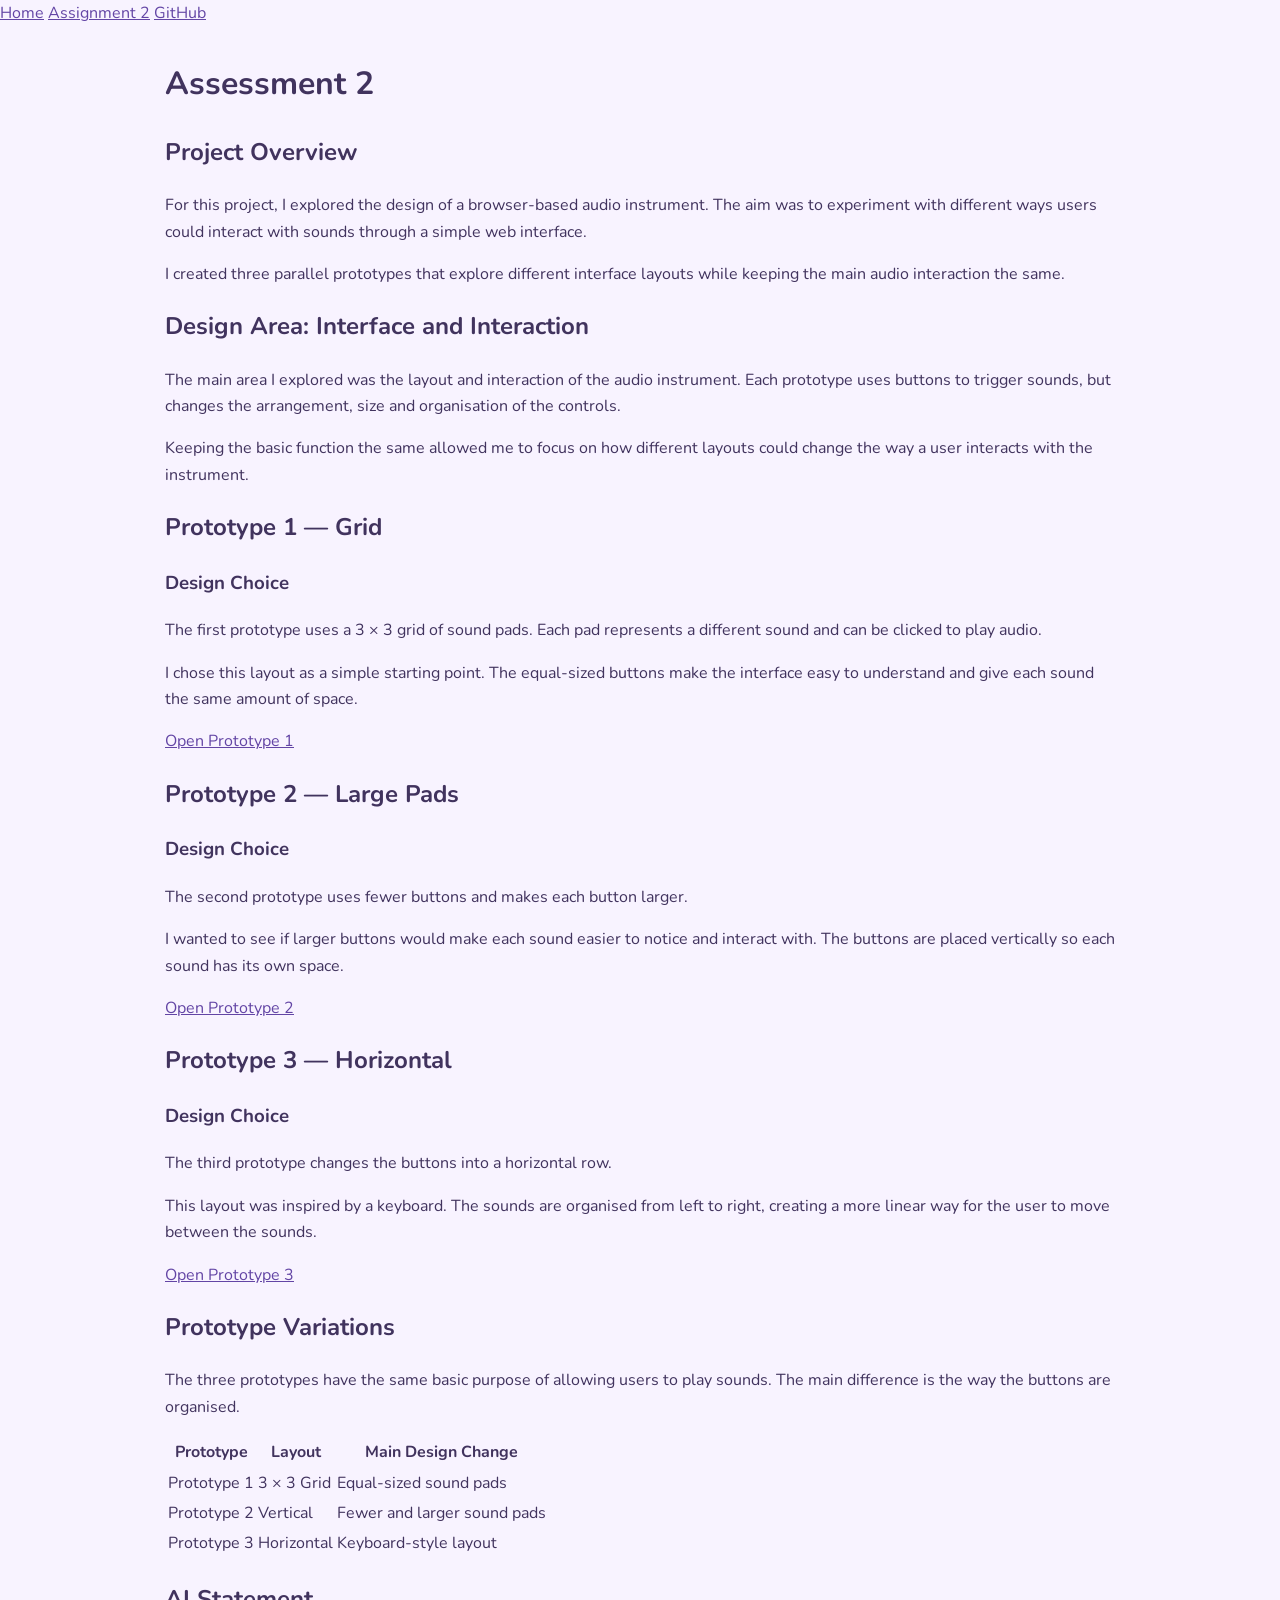
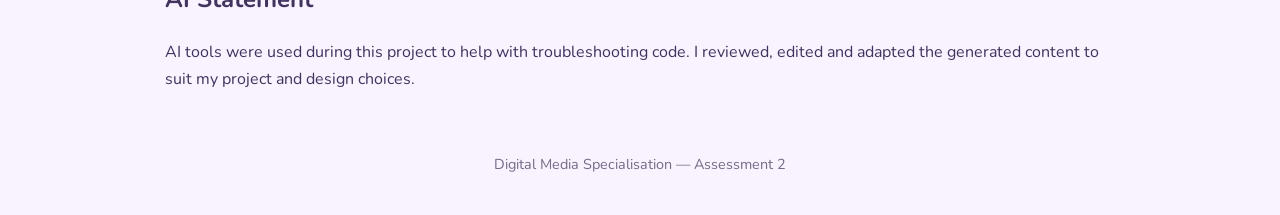
<file: assignment2.html>
<!DOCTYPE html>
<html lang="en">

<head>
    <meta charset="UTF-8">
    <meta name="viewport" content="width=device-width, initial-scale=1.0">
    <title>Assessment 2 - Parallel Prototypes</title>
    <link rel="stylesheet" href="style.css">
</head>

<body>

    <nav>
        <a href="index.html">Home</a>
        <a href="assignment2.html">Assignment 2</a>
        <a href="https://github.com/emilylyy1">GitHub</a>
    </nav>


    <main>

        <header>
            <h1>Assessment 2</h1>
        </header>


        <section>
            <h2>Project Overview</h2>

            <p>
                For this project, I explored the design of a
                browser-based audio instrument. The aim was to
                experiment with different ways users could interact
                with sounds through a simple web interface.
            </p>

            <p>
                I created three parallel prototypes that explore
                different interface layouts while keeping the
                main audio interaction the same.
            </p>
        </section>


        <section>
            <h2>Design Area: Interface and Interaction</h2>

            <p>
                The main area I explored was the layout and interaction
                of the audio instrument. Each prototype uses buttons
                to trigger sounds, but changes the arrangement,
                size and organisation of the controls.
            </p>

            <p>
                Keeping the basic function the same allowed me to
                focus on how different layouts could change the
                way a user interacts with the instrument.
            </p>
        </section>


        <section class="prototype">

            <h2>Prototype 1 — Grid</h2>

            <div class="prototype-content">

                <div>
                    <h3>Design Choice</h3>

                    <p>
                        The first prototype uses a 3 × 3 grid of
                        sound pads. Each pad represents a different
                        sound and can be clicked to play audio.
                    </p>

                    <p>
                        I chose this layout as a simple starting
                        point. The equal-sized buttons make the
                        interface easy to understand and give each
                        sound the same amount of space.
                    </p>
                </div>

                <div class="prototype-link">
                    <a href="https://emilylyy1.github.io/Prototype-1/">
                        Open Prototype 1
                    </a>
                </div>

            </div>

        </section>


        <section class="prototype">

            <h2>Prototype 2 — Large Pads</h2>

            <div class="prototype-content">

                <div>
                    <h3>Design Choice</h3>

                    <p>
                        The second prototype uses fewer buttons
                        and makes each button larger.
                    </p>

                    <p>
                        I wanted to see if larger buttons would make
                        each sound easier to notice and interact with.
                        The buttons are placed vertically so each
                        sound has its own space.
                    </p>
                </div>

                <div class="prototype-link">
                    <a href="https://emilylyy1.github.io/Prototype-2/">
                        Open Prototype 2
                    </a>
                </div>

            </div>

        </section>


        <section class="prototype">

            <h2>Prototype 3 — Horizontal</h2>

            <div class="prototype-content">

                <div>
                    <h3>Design Choice</h3>

                    <p>
                        The third prototype changes the buttons into
                        a horizontal row.
                    </p>

                    <p>
                        This layout was inspired by a keyboard.
                        The sounds are organised from left to right,
                        creating a more linear way for the user to
                        move between the sounds.
                    </p>
                </div>

                <div class="prototype-link">
                    <a href="https://emilylyy1.github.io/Prototype-3/">
                        Open Prototype 3
                    </a>
                </div>

            </div>

        </section>


        <section>

            <h2>Prototype Variations</h2>

            <p>
                The three prototypes have the same basic purpose
                of allowing users to play sounds. The main
                difference is the way the buttons are organised.
            </p>

            <table>

                <tr>
                    <th>Prototype</th>
                    <th>Layout</th>
                    <th>Main Design Change</th>
                </tr>

                <tr>
                    <td>Prototype 1</td>
                    <td>3 × 3 Grid</td>
                    <td>Equal-sized sound pads</td>
                </tr>

                <tr>
                    <td>Prototype 2</td>
                    <td>Vertical</td>
                    <td>Fewer and larger sound pads</td>
                </tr>

                <tr>
                    <td>Prototype 3</td>
                    <td>Horizontal</td>
                    <td>Keyboard-style layout</td>
                </tr>

            </table>

        </section>

        <section>
    <h2>AI Statement</h2>

    <p>
        AI tools were used during this project to help with troubleshooting code. I reviewed,
        edited and adapted the generated content to suit my project and design choices.
    </p>
</section>

    </main>


    <footer>
        <p>Digital Media Specialisation — Assessment 2</p>
    </footer>

</body>

</html>
</file>
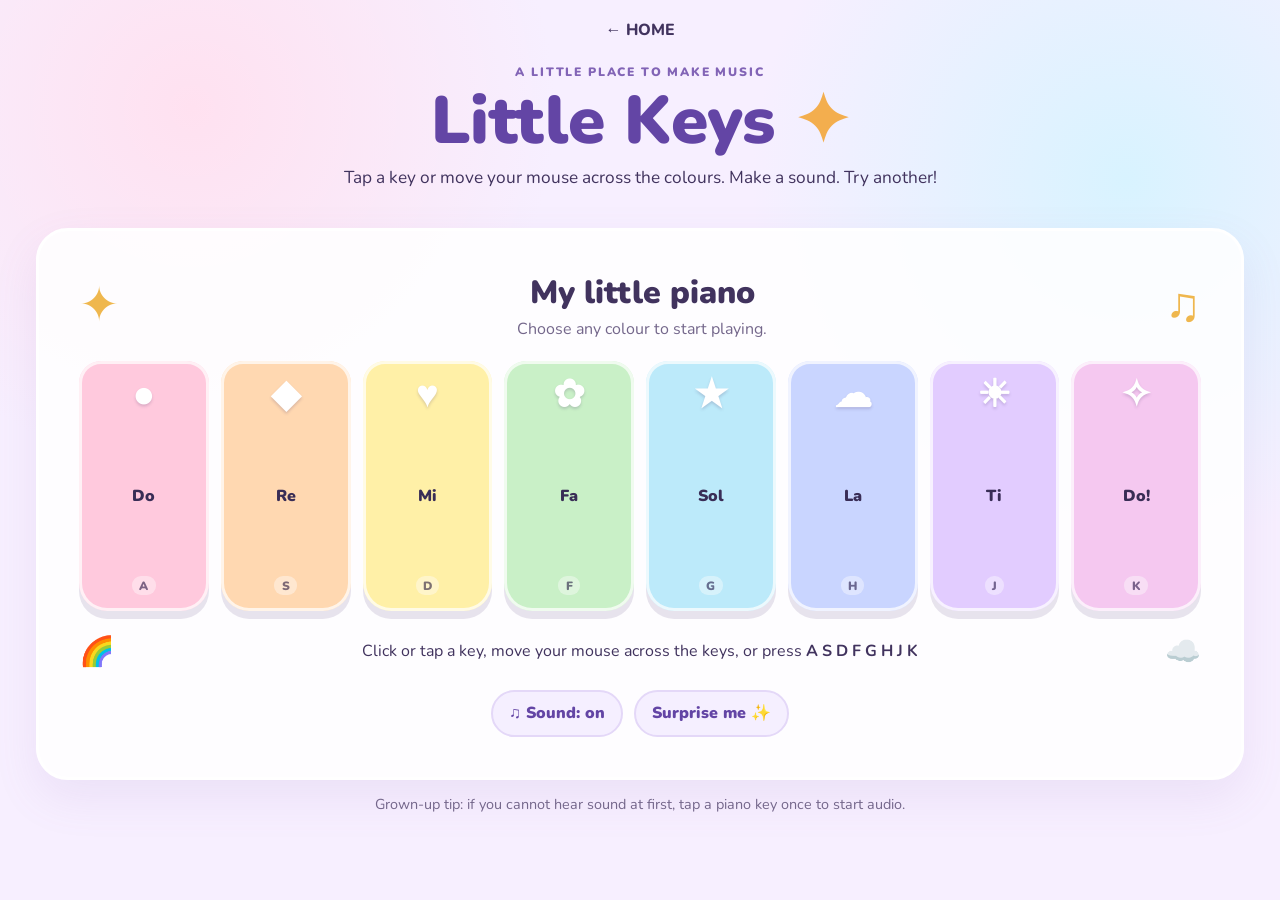
<file: instrument.html>
<!doctype html>
<html lang="en">
<head>
    <meta charset="utf-8">
    <meta name="viewport" content="width=device-width, initial-scale=1">
    <meta name="theme-color" content="#f7efff">

    <title>Little Keys — A Musical Playground</title>
    <link rel="stylesheet" href="reset.css">
    <link rel="stylesheet" href="instrument.css">
    <script src="instrument.js" defer></script>
</head>

<body class="instrument-page">

    <header class="instrument-header">
        <a class="back-link" href="index.html">← HOME</a>
        <p class="eyebrow">A LITTLE PLACE TO MAKE MUSIC</p>
        <h1>Little Keys <span aria-hidden="true">✦</span></h1>
        <p>Tap a key or move your mouse across the colours. Make a sound. Try another!</p>
    </header>

<main class="play-area">
  <section class="toy-card" aria-labelledby="play-title">
    <div class="toy-top"><span class="star" aria-hidden="true">✦</span><div><h2 id="play-title">My little piano</h2><p id="status" aria-live="polite">Choose any colour to start playing.</p></div><span class="star" aria-hidden="true">♫</span></div>
    <div class="keyboard" role="group" aria-label="Musical keyboard">
      <button class="key key-1" data-note="0" data-letter="A" aria-label="Play Do, keyboard key A"><span class="key-shape" aria-hidden="true">●</span><span class="note-name">Do</span><span class="key-letter">A</span></button>
      <button class="key key-2" data-note="2" data-letter="S" aria-label="Play Re, keyboard key S"><span class="key-shape" aria-hidden="true">◆</span><span class="note-name">Re</span><span class="key-letter">S</span></button>
      <button class="key key-3" data-note="4" data-letter="D" aria-label="Play Mi, keyboard key D"><span class="key-shape" aria-hidden="true">♥</span><span class="note-name">Mi</span><span class="key-letter">D</span></button>
      <button class="key key-4" data-note="5" data-letter="F" aria-label="Play Fa, keyboard key F"><span class="key-shape" aria-hidden="true">✿</span><span class="note-name">Fa</span><span class="key-letter">F</span></button>
      <button class="key key-5" data-note="7" data-letter="G" aria-label="Play Sol, keyboard key G"><span class="key-shape" aria-hidden="true">★</span><span class="note-name">Sol</span><span class="key-letter">G</span></button>
      <button class="key key-6" data-note="9" data-letter="H" aria-label="Play La, keyboard key H"><span class="key-shape" aria-hidden="true">☁</span><span class="note-name">La</span><span class="key-letter">H</span></button>
      <button class="key key-7" data-note="11" data-letter="J" aria-label="Play Ti, keyboard key J"><span class="key-shape" aria-hidden="true">☀</span><span class="note-name">Ti</span><span class="key-letter">J</span></button>
      <button class="key key-8" data-note="12" data-letter="K" aria-label="Play high Do, keyboard key K"><span class="key-shape" aria-hidden="true">✧</span><span class="note-name">Do!</span><span class="key-letter">K</span></button>
    </div>

    <div class="toy-bottom"><span aria-hidden="true">🌈</span><p>Click or tap a key, move your mouse across the keys, or press <strong>A S D F G H J K</strong></p><span aria-hidden="true">☁️</span></div>
    <div class="controls"><button id="sound-toggle" class="small-button" type="button" aria-pressed="true">♫ Sound: on</button><button id="surprise-button" class="small-button" type="button">Surprise me ✨</button></div>
    
  </section>
  <p class="little-tip">Grown-up tip: if you cannot hear sound at first, tap a piano key once to start audio.</p>
</main>

</body>
</html>
</file>
<file: style.css>
@import url('https://fonts.googleapis.com/css2?family=Nunito:wght@400;600;700;800;900&display=swap');
:root{--ink:#41335e;--purple:#7655b5;--paper:#f8f3ff;--panel:#fff}
*{box-sizing:border-box}body{margin:0;background:var(--paper);color:var(--ink);font-family:Nunito,Arial,sans-serif;line-height:1.65}a{color:#6345a5}a:focus-visible{outline:3px solid #39265f;outline-offset:4px}.site-header{text-align:center;padding:3rem 1rem 2rem;background:linear-gradient(135deg,#f9d9eb,#e6dcff,#d6f2ff)}.site-header h1{font-size:clamp(2rem,5vw,3.5rem);line-height:1.1;margin:.5rem 0}.site-header p{margin:.4rem auto}.eyebrow{font-size:.78rem;letter-spacing:.14em;font-weight:900;color:#7655b5}.site-nav{display:flex;justify-content:center;flex-wrap:wrap;gap:.5rem 1.3rem;padding:1rem;background:#fff;font-weight:800}.site-nav a{text-decoration:none}.site-nav a:hover{text-decoration:underline}main{width:min(950px,100% - 2rem);margin:2rem auto}.panel{background:#fff;border-radius:24px;padding:clamp(1.2rem,4vw,2.3rem);margin-bottom:1.2rem;box-shadow:0 12px 40px #49356b0b}.panel h2{line-height:1.2;margin-top:0;font-size:clamp(1.5rem,3vw,2.2rem)}.link-row{display:flex;gap:.7rem;flex-wrap:wrap;margin-top:1.3rem}.button{display:inline-block;background:#7655b5;color:white;text-decoration:none;font-weight:900;border-radius:999px;padding:.8rem 1.2rem}.button-secondary{background:#f0e8ff;color:#60419b}.work-links li{margin:.4rem 0}footer{text-align:center;padding:1.5rem 1rem 2rem;font-size:.9rem;color:#756b86}footer p{margin:.35rem auto}@media(max-width:600px){.site-header{padding:2rem 1rem 1.5rem}.site-nav{gap:.7rem;}.panel{border-radius:18px}main{width:calc(100% - 1rem);margin:1rem auto}}
</file>
<file: instrument.css>
@import url('https://fonts.googleapis.com/css2?family=Nunito:wght@400;600;700;800;900&display=swap');
:root{--ink:#41335e;--purple:#8a69d4;--paper:#fffaff;--panel:#fff;--focus:#302052}
*{box-sizing:border-box}
body{margin:0;font-family:Nunito,Arial,sans-serif;color:var(--ink);background:radial-gradient(circle at 15% 12%,#ffe1f0 0,transparent 27%),radial-gradient(circle at 88% 20%,#d8f3ff 0,transparent 28%),#f7efff;min-height:100vh}
a{color:inherit}
.instrument-header{text-align:center;padding:1.2rem 1rem .8rem}
.back-link{display:inline-block;text-decoration:none;font-weight:800;margin-bottom:1rem}
.eyebrow{font-size:.76rem;letter-spacing:.15em;font-weight:900;color:#8264b6;margin:.4rem 0}
h1{font-size:clamp(2.4rem,6vw,4.2rem);line-height:1.05;margin:.25rem 0;color:#6345a5;font-weight:900}
.instrument-header h1 span{color:#f3ae4e}
.instrument-header>p:last-child{font-size:1.08rem;margin:.6rem 0}
.play-area{width:min(1120px,100%);padding:1rem;margin:0 auto}
.toy-card{background:rgba(255,255,255,.88);border:3px solid #fff;border-radius:32px;padding:clamp(1rem,3vw,2rem);box-shadow:0 18px 45px #8b65b51b}
.toy-top{display:flex;align-items:center;justify-content:space-between;gap:1rem;text-align:center;margin-bottom:1.3rem}
.toy-top h2{font-size:clamp(1.35rem,3vw,2rem);margin:0;font-weight:900}
.toy-top p{margin:.3rem 0 0;color:#74678b}
.star{font-size:clamp(1.8rem,5vw,3rem);color:#efb74e}
.keyboard{display:grid;grid-template-columns:repeat(8,minmax(0,1fr));gap:clamp(.3rem,1vw,.75rem);align-items:stretch}
.key{min-width:0;min-height:clamp(145px,22vw,260px);border:0;border-radius:22px 22px 28px 28px;box-shadow:0 8px 0 rgba(69,45,105,.12),inset 0 0 0 3px rgba(255,255,255,.72);display:flex;flex-direction:column;align-items:center;justify-content:space-between;padding:.8rem .25rem 1rem;color:#392d56;font:inherit;font-weight:900;cursor:pointer;touch-action:manipulation;transition:transform .12s ease,filter .12s ease,box-shadow .12s ease}
.key-1{background:#ffc9dd}.key-2{background:#ffd8b1}.key-3{background:#fff0a7}.key-4{background:#c9f0c7}.key-5{background:#bceafa}.key-6{background:#c9d5ff}.key-7{background:#e2ccff}.key-8{background:#f5c8f0}
.key-shape{font-size:clamp(1.4rem,3vw,2.7rem);line-height:1.1;color:#fff;text-shadow:0 2px 3px #49356b33}
.note-name{font-size:clamp(.75rem,1.5vw,1rem)}
.key-letter{font-size:.75rem;opacity:.65;background:#ffffff9c;border-radius:9px;padding:.1rem .45rem}
.key:hover{filter:saturate(1.12);transform:translateY(-3px)}
.key:active,.key.is-playing{transform:translateY(5px) scale(.97);box-shadow:0 2px 0 rgba(69,45,105,.12),inset 0 0 0 4px #fff;filter:saturate(1.25)}
.key:focus-visible,.small-button:focus-visible,a:focus-visible{outline:4px solid var(--focus);outline-offset:4px}
.toy-bottom{display:flex;align-items:center;justify-content:space-between;gap:.5rem;margin-top:1.3rem;text-align:center}
.toy-bottom p{margin:0;font-size:clamp(.8rem,1.8vw,1rem)}
.toy-bottom span{font-size:1.8rem}
.controls{display:flex;justify-content:center;gap:.7rem;flex-wrap:wrap;margin-top:1.2rem}
.small-button{font:inherit;font-weight:900;border:2px solid #e4d8f8;border-radius:999px;background:#f5efff;color:#6345a5;padding:.65rem 1rem;cursor:pointer}
.small-button:hover{background:#e9dcff}
.little-tip{text-align:center;font-size:.9rem;color:#74678b;padding:0 1rem}
.instrument-footer{text-align:center;padding:1rem 1rem 2rem;font-weight:800}
@media(max-width:839px){.play-area{padding:.5rem}.toy-card{padding:1rem;border-radius:24px}.keyboard{grid-template-columns:repeat(4,minmax(0,1fr));gap:.65rem}.key{min-height:145px}.toy-bottom span{font-size:1.3rem}}
@media(max-width:480px){.key{min-height:120px;border-radius:16px 16px 20px 20px}.toy-bottom{align-items:flex-start}.toy-bottom span{display:none}.toy-bottom p{width:100%}.instrument-header{padding-top:.7rem}}
@media(min-width:1200px){.play-area{width:min(1240px,100%)}.toy-card{padding:2.5rem}.key{min-height:250px}}
@media(min-width:1601px){.play-area{width:min(1450px,100%)}.toy-card{padding:3rem}.key{min-height:290px}}
@media(prefers-reduced-motion:reduce){*,*::before,*::after{transition:none!important;scroll-behavior:auto!important}}
</file>
